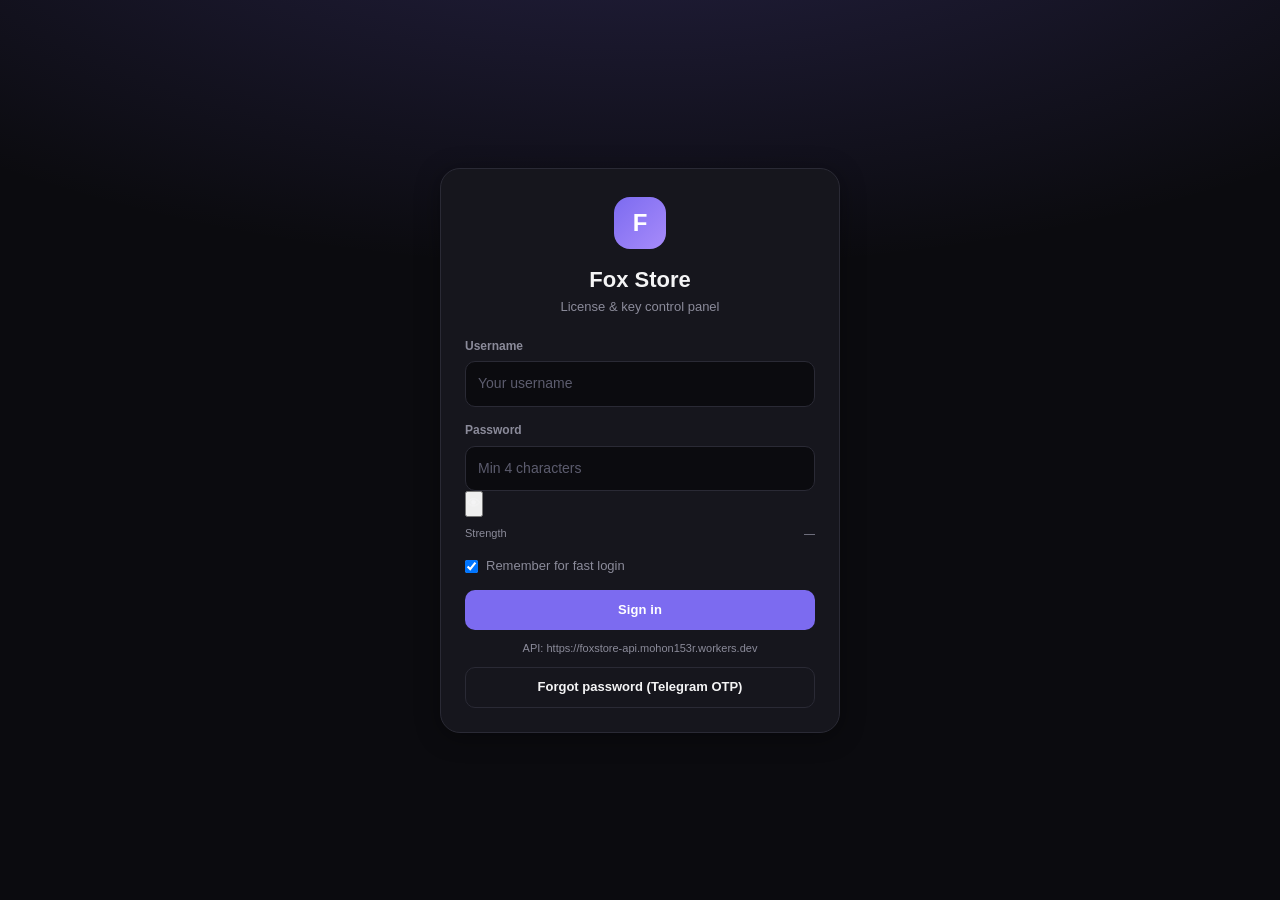
<file: index.html>
<!DOCTYPE html>
<html lang="en">
<head>
  <meta charset="UTF-8">
  <meta name="viewport" content="width=device-width, initial-scale=1.0">
  <meta http-equiv="Content-Security-Policy" content="
  default-src 'self';
  script-src 'self' 'unsafe-inline';
  style-src 'self' 'unsafe-inline';
  img-src 'self' https: data:;
  connect-src 'self' https: http://localhost:* http://127.0.0.1:*;
">
  <title>Fox Store</title>
  <link rel="stylesheet" href="css/style.css">
</head>
<body>
  <div id="app" class="layout">
    <div class="empty" style="padding-top:30vh"><span class="spinner"></span></div>
  </div>
  <script src="js/config.js"></script>
  <script src="js/app.js"></script>
  <script>
    /**
     * Entry shell — auth then land on dashboard.
     * Shared structure (header card + bottom nav + page-content) lives in app.js mountShell(),
     * used by every page HTML module under this folder
     */
    if (!getToken()) {
      window.location.replace("login.html");
    } else {
      checkAuth().then(function (user) {
        if (!user) {
          clearToken();
          window.location.replace("login.html");
        } else {
          window.location.replace("dashboard.html");
        }
      });
    }
  </script>
</body>
</html>
</file>
<file: css/style.css>
/* ═══════════════════════════════════════════════════════════
   Fox Store — Design System v2
   Clean, mobile-first, accessible admin UI
   ═══════════════════════════════════════════════════════════ */

:root {
  --bg: #0b0b0f;
  --bg-elevated: #121218;
  --card: #16161d;
  --card-hover: #1c1c26;
  --border: #2a2a35;
  --border-hover: #3d3d4a;
  --fg: #f4f4f5;
  --muted: #8b8b9a;
  --muted-2: #5c5c6e;
  --primary: #7c6bf0;
  --primary-hover: #6a58e8;
  --primary-soft: rgba(124, 107, 240, 0.14);
  --success: #22c55e;
  --success-soft: rgba(34, 197, 94, 0.12);
  --warning: #f59e0b;
  --warning-soft: rgba(245, 158, 11, 0.12);
  --danger: #ef4444;
  --danger-soft: rgba(239, 68, 68, 0.12);
  --info: #38bdf8;
  --info-soft: rgba(56, 189, 248, 0.12);
  --radius: 14px;
  --radius-sm: 10px;
  --radius-xs: 6px;
  --shadow: 0 4px 24px rgba(0, 0, 0, 0.35);
  --bottom-nav-h: 68px;
  --top-bar-h: 64px;
  --font: "Inter", -apple-system, BlinkMacSystemFont, "Segoe UI", Roboto, sans-serif;
  --mono: ui-monospace, "SF Mono", Menlo, Consolas, monospace;
}

* { margin: 0; padding: 0; box-sizing: border-box; }
html { -webkit-text-size-adjust: 100%; scroll-behavior: smooth; }
body {
  font-family: var(--font);
  background: var(--bg);
  color: var(--fg);
  font-size: 14px;
  line-height: 1.55;
  -webkit-font-smoothing: antialiased;
  min-height: 100dvh;
}
a { color: var(--primary); text-decoration: none; }
a:hover { text-decoration: underline; }
button, input, select, textarea { font: inherit; color: inherit; }
.mono { font-family: var(--mono); font-size: 12px; }

/* ── Layout ── */
.layout { min-height: 100dvh; }
.main {
  padding: calc(var(--top-bar-h) + 24px) 16px calc(var(--bottom-nav-h) + 32px);
  max-width: 1100px;
  margin: 0 auto;
  position: relative;
  z-index: 1;
  isolation: isolate;
}

/* ── Top shell ── */
.top-bar {
  position: fixed; top: 0; left: 0; right: 0;
  height: var(--top-bar-h);
  background: rgba(18, 18, 24, 0.92);
  backdrop-filter: blur(12px);
  -webkit-backdrop-filter: blur(12px);
  border-bottom: 1px solid var(--border);
  display: flex; align-items: center; justify-content: space-between;
  padding: 0 14px; z-index: 100; gap: 10px;
}
.top-shell-card {
  display: flex; align-items: center; justify-content: space-between;
  width: 100%; gap: 12px; max-width: 1100px; margin: 0 auto;
}
.top-bar-title {
  font-size: 15px; font-weight: 700; letter-spacing: -0.02em;
  white-space: nowrap; overflow: hidden; text-overflow: ellipsis;
}
.top-bar-title span { color: var(--muted); font-weight: 500; font-size: 12px; margin-left: 6px; }

.profile-cluster { display: flex; align-items: center; gap: 8px; flex-shrink: 0; }
.balance-pill {
  display: flex; flex-direction: column; align-items: flex-end;
  padding: 6px 10px; border-radius: 12px;
  background: var(--success-soft); border: 1px solid rgba(34, 197, 94, 0.25);
  min-width: 72px;
}
.balance-pill.low { background: var(--warning-soft); border-color: rgba(245, 158, 11, 0.3); }
.balance-pill.empty { background: var(--danger-soft); border-color: rgba(239, 68, 68, 0.3); }
.balance-label { font-size: 9px; text-transform: uppercase; letter-spacing: 0.06em; color: var(--muted); }
.balance-value { font-size: 13px; font-weight: 700; color: var(--success); }
.balance-pill.low .balance-value { color: var(--warning); }
.balance-pill.empty .balance-value { color: var(--danger); }

.profile-card {
  display: flex; align-items: center; gap: 8px;
  padding: 4px 10px 4px 4px; border-radius: 999px;
  background: var(--bg-elevated); border: 1px solid var(--border);
}
.profile-card img, .profile-avatar {
  width: 32px; height: 32px; border-radius: 50%; object-fit: cover;
  background: var(--primary-soft); border: 2px solid transparent;
}
.profile-card.role-ruler img, .profile-card.role-ruler .profile-avatar { border-color: #fbbf24; box-shadow: 0 0 0 2px rgba(251, 191, 36, 0.25); }
.profile-card.role-superadmin img, .profile-card.role-superadmin .profile-avatar { border-color: #a78bfa; box-shadow: 0 0 0 2px rgba(167, 139, 250, 0.25); }
.profile-card.role-reseller img, .profile-card.role-reseller .profile-avatar { border-color: var(--primary); }
.profile-meta { line-height: 1.2; }
.profile-name { font-size: 12px; font-weight: 600; max-width: 88px; overflow: hidden; text-overflow: ellipsis; white-space: nowrap; }
.profile-role { font-size: 10px; color: var(--muted); text-transform: uppercase; letter-spacing: 0.04em; }

/* ── Bottom nav ── */
.bottom-nav {
  position: fixed; bottom: 0; left: 0; right: 0;
  height: var(--bottom-nav-h);
  background: var(--bg);
  border-top: 1px solid var(--border);
  z-index: 100;
  display: flex; justify-content: space-around;
  padding: 0 4px; padding-bottom: env(safe-area-inset-bottom, 0);
  box-sizing: border-box;
}
.bottom-nav a {
  flex: 1; max-width: 96px;
  display: flex; flex-direction: column; align-items: center; justify-content: center;
  gap: 3px; color: var(--muted); font-size: 10px; font-weight: 500;
  text-decoration: none; border-radius: 12px; margin: 6px 2px;
  transition: color 0.15s, background 0.15s;
}
.bottom-nav a svg { width: 22px; height: 22px; opacity: 0.85; }
.bottom-nav a.active {
  color: var(--primary);
  background: var(--primary-soft);
}
.bottom-nav a.active svg { opacity: 1; }
.bottom-nav a:hover { color: var(--fg); text-decoration: none; }

/* ── Page header ── */
.page-header {
  margin-bottom: 18px;
  display: flex; justify-content: space-between; align-items: flex-start;
  flex-wrap: wrap; gap: 12px;
}
.page-header h1 {
  font-size: 22px; font-weight: 750; letter-spacing: -0.03em;
  line-height: 1.2;
}
.page-header p { color: var(--muted); font-size: 13px; margin-top: 4px; max-width: 520px; }

/* ── Cards ── */
.card {
  background: var(--card);
  border: 1px solid var(--border);
  border-radius: var(--radius);
  overflow: hidden;
  box-shadow: 0 1px 0 rgba(255,255,255,0.02);
}
.card-header {
  padding: 14px 16px;
  border-bottom: 1px solid var(--border);
  display: flex; align-items: center; justify-content: space-between; gap: 10px;
}
.card-header h2 { font-size: 14px; font-weight: 650; }
.card-body { padding: 16px; }

.stat-grid {
  display: grid;
  grid-template-columns: repeat(auto-fill, minmax(140px, 1fr));
  gap: 12px; margin-bottom: 18px;
}
.stat-card {
  background: var(--card);
  border: 1px solid var(--border);
  border-radius: var(--radius);
  padding: 14px;
  transition: border-color 0.15s, transform 0.12s;
}
.stat-card:hover { border-color: var(--border-hover); }
.stat-card .label { font-size: 11px; color: var(--muted); text-transform: uppercase; letter-spacing: 0.05em; }
.stat-card .value { font-size: 22px; font-weight: 750; margin-top: 4px; letter-spacing: -0.02em; }

/* ── App grid ── */
.app-grid {
  display: grid;
  grid-template-columns: repeat(auto-fill, minmax(280px, 1fr));
  gap: 14px;
}
.app-card {
  position: relative;
  border-radius: var(--radius);
  border: 1px solid var(--border);
  background: linear-gradient(165deg, rgba(124, 107, 240, 0.07), var(--card) 42%);
  padding: 16px;
  cursor: pointer;
  transition: border-color 0.15s, transform 0.12s, box-shadow 0.15s;
}
.app-card:hover {
  border-color: rgba(124, 107, 240, 0.45);
  transform: translateY(-2px);
  box-shadow: var(--shadow);
}
.app-card-actions {
  margin-top: 12px;
  display: flex; flex-wrap: wrap; gap: 6px;
}
.app-id-chip {
  display: inline-flex; align-items: center; gap: 6px;
  margin-top: 10px; padding: 5px 9px; border-radius: 8px;
  background: rgba(0, 0, 0, 0.28); border: 1px solid var(--border);
  font-family: var(--mono); font-size: 11px; color: #93c5fd;
  max-width: 100%; word-break: break-all;
}
.app-id-chip button {
  border: none; background: transparent; color: var(--muted);
  cursor: pointer; font-size: 12px; padding: 0 2px;
}

/* ── Seller cards ── */
.seller-grid {
  display: grid;
  grid-template-columns: repeat(auto-fill, minmax(260px, 1fr));
  gap: 12px;
}
.seller-card {
  border-radius: var(--radius);
  border: 1px solid var(--border);
  background: var(--card);
  padding: 14px;
  transition: border-color 0.15s;
}
.seller-card.selected { border-color: var(--primary); box-shadow: 0 0 0 1px var(--primary); }
.seller-card--superadmin { border-left: 3px solid #a78bfa; }
.seller-card--reseller { border-left: 3px solid var(--primary); }
.seller-top { display: flex; align-items: center; gap: 10px; }
.seller-avatar { width: 40px; height: 40px; border-radius: 12px; object-fit: cover; background: var(--bg); }
.seller-name { font-weight: 650; display: flex; align-items: center; gap: 6px; }
.seller-status-dot {
  width: 8px; height: 8px; border-radius: 50%; display: inline-block;
}
.seller-status-dot.on { background: var(--success); box-shadow: 0 0 6px var(--success); }
.seller-status-dot.off { background: var(--danger); }
.seller-balance { margin-top: 10px; font-size: 13px; color: var(--muted); }
.seller-actions { margin-top: 10px; display: flex; flex-wrap: wrap; gap: 6px; }
.compact-actions .btn { padding: 5px 8px; font-size: 11px; }

/* ── Toolbar (flat, not nested in cards) ── */
.page-actions { display: flex; gap: 8px; flex-wrap: wrap; }
.toolbar {
  display: flex; flex-wrap: wrap; gap: 10px;
  margin-bottom: 14px; padding: 12px;
  background: var(--bg-elevated);
  border: 1px solid var(--border);
  border-radius: var(--radius);
}
.toolbar-input, .toolbar-select {
  background: var(--bg) !important;
  border: 1px solid var(--border) !important;
  border-radius: var(--radius-sm) !important;
  padding: 10px 12px !important;
  color: var(--fg) !important;
  font-size: 13px !important;
  min-width: 0;
}
.toolbar-input.grow { flex: 1 1 140px; }
.toolbar-select { flex: 0 1 140px; width: auto; }

.bulk-bar {
  display: flex; flex-wrap: wrap; align-items: center; gap: 8px;
  margin-bottom: 12px; padding: 10px 12px;
  background: var(--primary-soft);
  border: 1px solid rgba(124, 107, 240, 0.35);
  border-radius: var(--radius-sm);
  font-size: 13px;
}
.bulk-bar[hidden] { display: none !important; }

/* ── Key grid: full-width responsive cards (no horizontal scroll) ── */
.key-grid {
  display: grid;
  grid-template-columns: 1fr;
  gap: 10px;
}
@media (min-width: 640px) {
  .key-grid { grid-template-columns: repeat(2, 1fr); }
}
@media (min-width: 980px) {
  .key-grid { grid-template-columns: repeat(3, 1fr); }
}

.key-card {
  width: 100%;
  min-width: 0;
  box-sizing: border-box;
  border-radius: var(--radius);
  border: 1px solid var(--border);
  background: var(--card);
  padding: 14px;
  display: flex;
  flex-direction: column;
  gap: 10px;
  transition: border-color 0.15s, box-shadow 0.15s;
}
.key-card:hover { border-color: var(--border-hover); }
.key-card.is-selected {
  border-color: var(--primary);
  box-shadow: 0 0 0 1px var(--primary);
}
.key-card--active { border-left: 3px solid var(--success); }
.key-card--paused { border-left: 3px solid var(--warning); }
.key-card--banned,
.key-card--revoked { border-left: 3px solid var(--danger); }
.key-card--expired { border-left: 3px solid var(--muted-2); opacity: 0.85; }

.key-card-top {
  display: flex; align-items: center; gap: 8px; flex-wrap: wrap; min-width: 0;
}
.key-check { display: flex; align-items: center; flex-shrink: 0; }
.key-code {
  font-family: var(--mono);
  font-size: 13px; font-weight: 650;
  color: var(--fg);
  text-decoration: none;
  overflow: hidden; text-overflow: ellipsis; white-space: nowrap;
  flex: 1 1 80px; min-width: 0;
}
.key-code:hover { color: var(--primary); text-decoration: none; }

.key-card-meta {
  display: flex; flex-wrap: wrap; gap: 6px 10px;
  font-size: 12px; color: var(--muted);
}
.meta-item {
  display: inline-flex; align-items: center;
  padding: 3px 8px;
  border-radius: 6px;
  background: var(--bg);
  border: 1px solid var(--border);
}
.meta-item.muted { opacity: 0.85; }
.meta-item.is-dead { color: #f87171; border-color: rgba(239,68,68,0.3); }

.key-card-actions {
  display: flex; flex-wrap: wrap; gap: 6px;
  margin-top: auto;
  padding-top: 4px;
  border-top: 1px solid var(--border);
}

.pagination {
  display: flex; align-items: center; justify-content: space-between;
  gap: 10px; margin-top: 16px; flex-wrap: wrap;
  color: var(--muted); font-size: 13px;
}
.page-btns { display: flex; gap: 8px; }

/* ── Forms ── */
.form-group { margin-bottom: 14px; }
.form-group label {
  display: block; font-size: 12px; font-weight: 600;
  color: var(--muted); margin-bottom: 6px;
}
.form-row {
  display: grid; grid-template-columns: 1fr 1fr; gap: 12px;
}
@media (max-width: 560px) {
  .form-row { grid-template-columns: 1fr; }
}
input[type="text"], input[type="password"], input[type="number"],
input[type="url"], input[type="email"], select, textarea {
  width: 100%;
  background: var(--bg);
  border: 1px solid var(--border);
  border-radius: var(--radius-sm);
  padding: 11px 12px;
  color: var(--fg);
  outline: none;
  transition: border-color 0.15s, box-shadow 0.15s;
}
input:focus, select:focus, textarea:focus {
  border-color: var(--primary);
  box-shadow: 0 0 0 3px var(--primary-soft);
}
input::placeholder, textarea::placeholder { color: var(--muted-2); }
.password-wrap { position: relative; }
.password-wrap input { padding-right: 42px; }
.pw-toggle {
  position: absolute; right: 8px; top: 50%; transform: translateY(-50%);
  background: transparent; border: none; color: var(--muted);
  cursor: pointer; padding: 6px; font-size: 14px;
}
.pw-strength { margin-top: 8px; }
.pw-strength-bar {
  height: 4px; border-radius: 4px; background: var(--border); overflow: hidden;
}
.pw-strength-bar > span {
  display: block; height: 100%; width: 0; border-radius: 4px;
  transition: width 0.2s, background 0.2s;
}
.pw-strength-label {
  display: flex; justify-content: space-between; font-size: 11px;
  color: var(--muted); margin-top: 4px;
}

/* ── Buttons ── */
.btn {
  display: inline-flex; align-items: center; justify-content: center; gap: 6px;
  padding: 9px 14px;
  border-radius: var(--radius-sm);
  border: 1px solid var(--border);
  background: var(--card);
  color: var(--fg);
  font-size: 13px; font-weight: 550;
  cursor: pointer;
  transition: background 0.12s, border-color 0.12s, transform 0.1s;
  white-space: nowrap;
}
.btn:hover { background: var(--card-hover); border-color: var(--border-hover); text-decoration: none; }
.btn:active { transform: scale(0.98); }
.btn:disabled { opacity: 0.5; cursor: not-allowed; transform: none; }
.btn-primary {
  background: var(--primary); border-color: transparent; color: #fff;
}
.btn-primary:hover { background: var(--primary-hover); border-color: transparent; color: #fff; }
.btn-danger {
  background: var(--danger-soft); border-color: rgba(239, 68, 68, 0.35); color: #fca5a5;
}
.btn-danger:hover { background: rgba(239, 68, 68, 0.22); }
.btn-sm { padding: 5px 9px; font-size: 11px; border-radius: var(--radius-xs); }
.btn-block { width: 100%; }

/* ── Badges ── */
.badge {
  display: inline-flex; align-items: center;
  padding: 2px 8px; border-radius: 999px;
  font-size: 10px; font-weight: 650; text-transform: uppercase; letter-spacing: 0.03em;
}
.badge-active { background: var(--success-soft); color: #4ade80; }
.badge-deleted, .badge-revoked, .badge-banned { background: var(--danger-soft); color: #f87171; }
.badge-paused, .badge-warning { background: var(--warning-soft); color: #fbbf24; }
.badge-info { background: var(--info-soft); color: #7dd3fc; }

/* ── Tables ── */
.table { width: 100%; border-collapse: collapse; font-size: 13px; }
.table th {
  text-align: left; padding: 10px 12px;
  font-size: 11px; text-transform: uppercase; letter-spacing: 0.05em;
  color: var(--muted); border-bottom: 1px solid var(--border); font-weight: 600;
}
.table td {
  padding: 11px 12px; border-bottom: 1px solid var(--border); vertical-align: middle;
}
.table tr:last-child td { border-bottom: none; }
.table tr:hover td { background: rgba(255,255,255,0.015); }

/* ── Alerts & empty ── */
.alert {
  padding: 12px 14px; border-radius: var(--radius-sm);
  margin-bottom: 14px; font-size: 13px;
}
.alert-error { background: var(--danger-soft); border: 1px solid rgba(239,68,68,0.3); color: #fca5a5; }
.alert-success { background: var(--success-soft); border: 1px solid rgba(34,197,94,0.3); color: #86efac; }
.alert-info { background: var(--info-soft); border: 1px solid rgba(56,189,248,0.3); color: #7dd3fc; }
.empty {
  text-align: center; padding: 40px 20px; color: var(--muted); font-size: 14px;
}

/* ── Spinner & toast ── */
.spinner {
  display: inline-block; width: 16px; height: 16px;
  border: 2px solid var(--border); border-top-color: var(--primary);
  border-radius: 50%; animation: spin 0.7s linear infinite;
  vertical-align: middle;
}
@keyframes spin { to { transform: rotate(360deg); } }

.toast-wrap {
  position: fixed; top: calc(var(--top-bar-h) + 10px); right: 12px;
  z-index: 200; display: flex; flex-direction: column; gap: 8px;
  max-width: min(360px, calc(100vw - 24px));
}
.toast {
  padding: 12px 14px; border-radius: var(--radius-sm);
  background: var(--card); border: 1px solid var(--border);
  box-shadow: var(--shadow); font-size: 13px;
  animation: toast-in 0.2s ease;
}
.toast.error { border-color: rgba(239,68,68,0.4); background: #1a1012; }
.toast.success { border-color: rgba(34,197,94,0.45); background: #0f1a14; color: #bbf7d0; }
.toast.error { border-color: rgba(239,68,68,0.5); background: #1a1012; color: #fecaca; }
.toast.warning { border-color: rgba(251,191,36,0.45); background: #1a160c; color: #fde68a; }
.toast.info { border-color: rgba(56,189,248,0.4); background: #0c1520; color: #bae6fd; }
@keyframes toast-in {
  from { opacity: 0; transform: translateY(-8px); }
  to { opacity: 1; transform: none; }
}

/* ── Login ── */
.login-page {
  min-height: 100dvh; display: flex; align-items: center; justify-content: center;
  padding: 24px 16px;
  background:
    radial-gradient(ellipse 80% 50% at 50% -20%, rgba(124, 107, 240, 0.25), transparent),
    var(--bg);
}
.login-card {
  width: 100%; max-width: 400px;
  background: var(--card); border: 1px solid var(--border);
  border-radius: 20px; padding: 28px 24px 24px;
  box-shadow: var(--shadow);
}
.login-card .logo {
  width: 52px; height: 52px; border-radius: 16px;
  background: linear-gradient(135deg, var(--primary), #a78bfa);
  display: flex; align-items: center; justify-content: center;
  font-size: 24px; font-weight: 800; color: #fff; margin: 0 auto 14px;
}
.login-card h1 { text-align: center; font-size: 22px; font-weight: 750; }
.login-card > p { text-align: center; color: var(--muted); font-size: 13px; margin-bottom: 20px; }

/* ── Logs ── */
.log-card {
  display: flex; gap: 12px; align-items: flex-start;
  padding: 12px 14px; border-radius: var(--radius-sm);
  border: 1px solid var(--border); background: var(--card);
  border-left: 3px solid var(--log-accent, var(--primary));
  margin-bottom: 8px;
}
.log-icon {
  width: 28px; height: 28px; border-radius: 8px;
  background: var(--bg); display: flex; align-items: center; justify-content: center;
  font-size: 13px; flex-shrink: 0;
}
.chip {
  display: inline-flex; gap: 4px; align-items: center;
  padding: 2px 7px; border-radius: 6px; font-size: 11px;
  background: var(--bg); border: 1px solid var(--border); color: var(--muted);
}
.chip strong { color: var(--fg); font-weight: 600; }
.log-detail { display: block; margin-top: 4px; font-size: 12px; color: var(--muted); word-break: break-word; }

/* ── Quick links (dashboard) ── */
.quick-links {
  display: grid; grid-template-columns: repeat(auto-fill, minmax(140px, 1fr));
  gap: 10px; margin-bottom: 18px;
}
.quick-links a {
  display: flex; align-items: center; gap: 10px;
  padding: 12px 14px; border-radius: var(--radius);
  background: var(--card); border: 1px solid var(--border);
  color: var(--fg); text-decoration: none; font-weight: 550; font-size: 13px;
  transition: border-color 0.15s, background 0.15s;
}
.quick-links a:hover { border-color: var(--primary); background: var(--card-hover); text-decoration: none; }
.quick-links .ico {
  width: 32px; height: 32px; border-radius: 10px;
  display: flex; align-items: center; justify-content: center; font-size: 15px;
}

/* ── Misc ── */
.checkbox { width: auto !important; accent-color: var(--primary); }
.role-badge {
  background: var(--primary); color: #fff;
  padding: 2px 8px; border-radius: 12px; font-size: 10px;
  text-transform: uppercase; font-weight: 650;
}
hr.sep { border: none; border-top: 1px solid var(--border); margin: 16px 0; }

@media (min-width: 900px) {
  .main { padding-left: 24px; padding-right: 24px; }
}

/* ── Shell header (app.js) ── */
.shell-header {
  position: fixed; top: 0; left: 0; right: 0; z-index: 100;
  padding: 10px 14px;
  min-height: var(--top-bar-h);
  background: var(--bg);
  backdrop-filter: blur(14px);
  -webkit-backdrop-filter: blur(14px);
  border-bottom: 1px solid var(--border);
  box-sizing: border-box;
}
.header-card {
  max-width: 1100px; margin: 0 auto;
  display: flex; align-items: center; justify-content: space-between; gap: 12px;
}
.header-left, .header-right { display: flex; align-items: center; gap: 8px; }
.brand {
  display: flex; align-items: center; gap: 10px;
  color: var(--fg); text-decoration: none; font-weight: 750; font-size: 15px;
}
.brand:hover { text-decoration: none; color: var(--fg); }
.brand-mark {
  width: 34px; height: 34px; border-radius: 10px;
  background: linear-gradient(135deg, var(--primary), #a78bfa);
  display: flex; align-items: center; justify-content: center;
  font-weight: 800; color: #fff; font-size: 15px;
}
.brand-logo {
  width: 34px; height: 34px; border-radius: 10px; object-fit: cover;
  background: var(--card); border: 1px solid var(--border);
}
.brand-text { letter-spacing: -0.02em; }

.balance-card {
  display: flex; flex-direction: column; align-items: flex-end;
  padding: 6px 12px; border-radius: 12px;
  background: var(--success-soft);
  border: 1px solid rgba(34, 197, 94, 0.28);
  min-width: 76px;
}
.balance-card .balance-label {
  font-size: 9px; text-transform: uppercase; letter-spacing: 0.06em; color: var(--muted);
}
.balance-card .balance-value {
  font-size: 14px; font-weight: 750; color: var(--success); line-height: 1.2;
}
.balance-card.balance-chip--empty {
  background: var(--danger-soft); border-color: rgba(239, 68, 68, 0.3);
}
.balance-card.balance-chip--empty .balance-value { color: var(--danger); }
.balance-card.balance-chip--low {
  background: var(--warning-soft); border-color: rgba(245, 158, 11, 0.3);
}
.balance-card.balance-chip--low .balance-value { color: var(--warning); }
.balance-card.balance-chip--mid .balance-value { color: #86efac; }
.balance-card.balance-chip--high .balance-value { color: #4ade80; }
.balance-card.balance-chip--muted {
  background: var(--bg-elevated); border-color: var(--border);
}
.balance-card.balance-chip--muted .balance-value { color: var(--muted); }

.profile-card {
  display: flex; align-items: center; gap: 8px;
  padding: 4px 12px 4px 4px; border-radius: 999px;
  background: var(--bg-elevated); border: 1px solid var(--border);
}
.profile-card .profile-avatar {
  width: 32px; height: 32px; border-radius: 50%; object-fit: cover;
  border: 2px solid var(--border);
}
.profile-card--ruler .profile-avatar {
  border-color: #fbbf24; box-shadow: 0 0 0 2px rgba(251, 191, 36, 0.2);
}
.profile-card--superadmin .profile-avatar {
  border-color: #a78bfa; box-shadow: 0 0 0 2px rgba(167, 139, 250, 0.2);
}
.profile-card--reseller .profile-avatar {
  border-color: var(--primary);
}
.profile-meta { line-height: 1.15; }
.profile-name {
  font-size: 12px; font-weight: 650;
  max-width: 90px; overflow: hidden; text-overflow: ellipsis; white-space: nowrap;
}
.profile-role {
  font-size: 10px; color: var(--muted); text-transform: uppercase; letter-spacing: 0.04em;
}

/* main already padded for fixed header; shell uses padding on header */
.shell-header + .bottom-nav + .main,
.layout .main {
  padding-top: calc(var(--top-bar-h) + 28px);
}

/* Purchase CTA emphasis */
.btn-purchase, #submitBtn.btn-primary {
  font-weight: 650;
  letter-spacing: 0.01em;
}


/* ── App detail (single panel, no nested cards) ── */
#detailPanel:empty,
#detailPanel[hidden] { display: none !important; }
#detailPanel { margin-bottom: 16px; }

.detail-panel {
  background: var(--card);
  border: 1px solid var(--border);
  border-radius: var(--radius);
  padding: 16px;
}
.detail-head {
  display: flex; flex-wrap: wrap; align-items: flex-start;
  justify-content: space-between; gap: 12px;
  margin-bottom: 12px;
  padding-bottom: 12px;
  border-bottom: 1px solid var(--border);
}
.detail-title { margin: 0; font-size: 18px; font-weight: 750; letter-spacing: -0.02em; }
.detail-sub { margin: 4px 0 0; font-size: 12px; color: var(--muted); }
.detail-actions { display: flex; flex-wrap: wrap; gap: 6px; }
.detail-desc { font-size: 13px; color: var(--muted); margin: 0 0 14px; }
.detail-section {
  font-size: 12px; font-weight: 650; text-transform: uppercase;
  letter-spacing: 0.06em; color: #a78bfa; margin: 0 0 10px;
}

.price-list {
  display: flex; flex-direction: column;
  border: 1px solid var(--border);
  border-radius: var(--radius-sm);
  overflow: hidden;
  background: var(--bg);
}
.price-row {
  display: flex; align-items: center; justify-content: space-between;
  gap: 12px; padding: 12px 14px;
  border-bottom: 1px solid var(--border);
}
.price-row:last-child { border-bottom: none; }
.price-name { font-weight: 650; font-size: 14px; }
.price-dur { font-size: 11px; color: var(--muted); margin-top: 2px; }
.price-buy { display: flex; align-items: center; gap: 10px; flex-shrink: 0; }
.price-amt { font-weight: 750; color: #facc15; font-size: 14px; font-variant-numeric: tabular-nums; }

/* Prevent nested “frame in frame” on lists */
.app-grid, .key-grid, .seller-grid {
  background: transparent !important;
  border: none !important;
  padding: 0 !important;
  box-shadow: none !important;
}
#content[hidden] { display: none !important; }

/* Keys: single column on phone for clarity */
@media (max-width: 639px) {
  .key-grid { grid-template-columns: 1fr !important; }
  .key-card { width: 100% !important; max-width: 100% !important; }
}

body { overflow-x: hidden; }

/* Price with discount */
.price-stack { display: inline-flex; align-items: baseline; gap: 6px; flex-wrap: wrap; }
.price-was { text-decoration: line-through; color: var(--muted); font-size: 12px; font-weight: 500; }
.price-now { font-weight: 750; color: #facc15; font-variant-numeric: tabular-nums; }
.price-disc {
  font-size: 10px; font-weight: 700; color: #c4b5fd;
  background: rgba(167,139,250,0.15); padding: 1px 6px; border-radius: 999px;
}

/* Purchase form radios */
.mode-radios {
  display: flex; flex-wrap: wrap; gap: 8px;
}
.mode-radios label {
  display: inline-flex; align-items: center; gap: 8px;
  padding: 10px 14px; border-radius: 12px;
  border: 1px solid var(--border); background: var(--bg);
  cursor: pointer; font-size: 13px; font-weight: 550;
}
.mode-radios label:has(input:checked),
.mode-radios label.is-on {
  border-color: var(--primary); background: var(--primary-soft); color: #c4b5fd;
}
.mode-radios input { accent-color: var(--primary); }

.purchase-summary {
  margin-top: 12px; padding: 12px 14px; border-radius: 12px;
  background: var(--bg); border: 1px solid var(--border);
  font-size: 13px; color: var(--muted);
}
.purchase-summary strong { color: var(--fg); }
</file>
